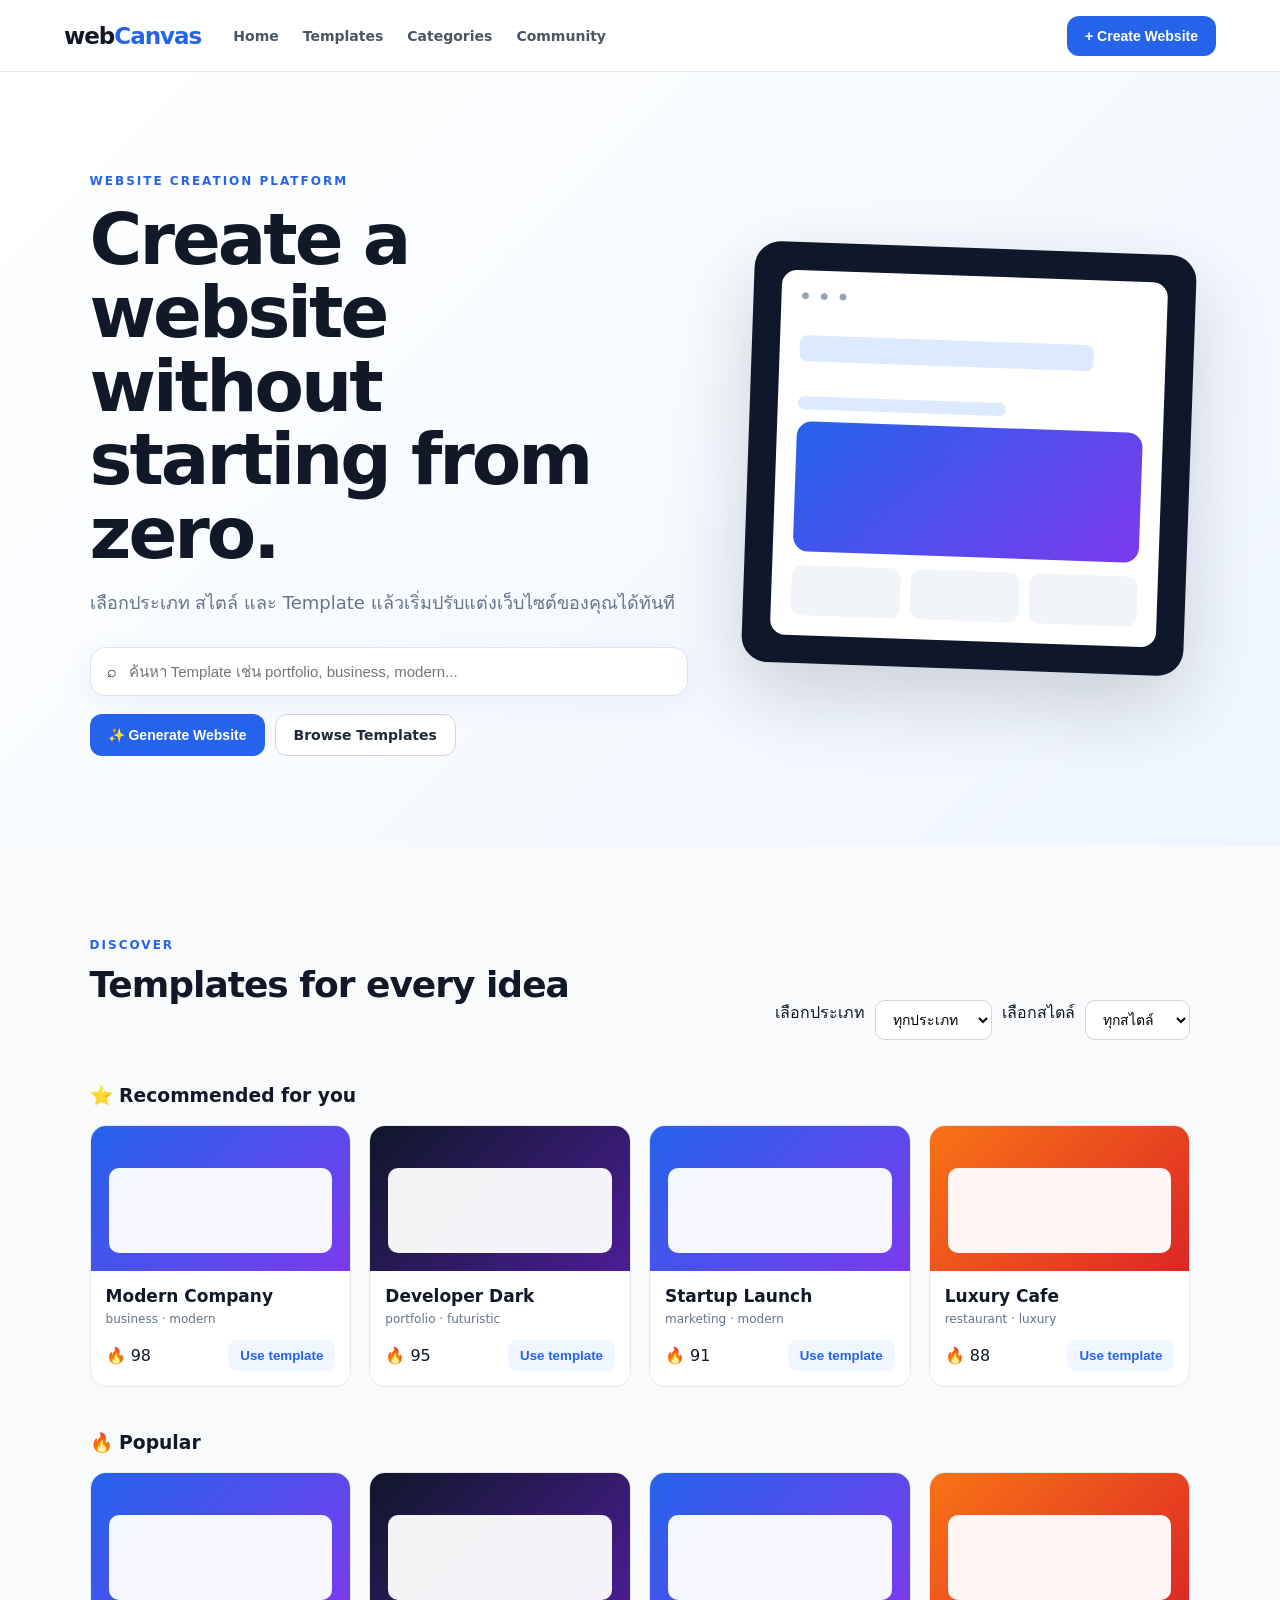
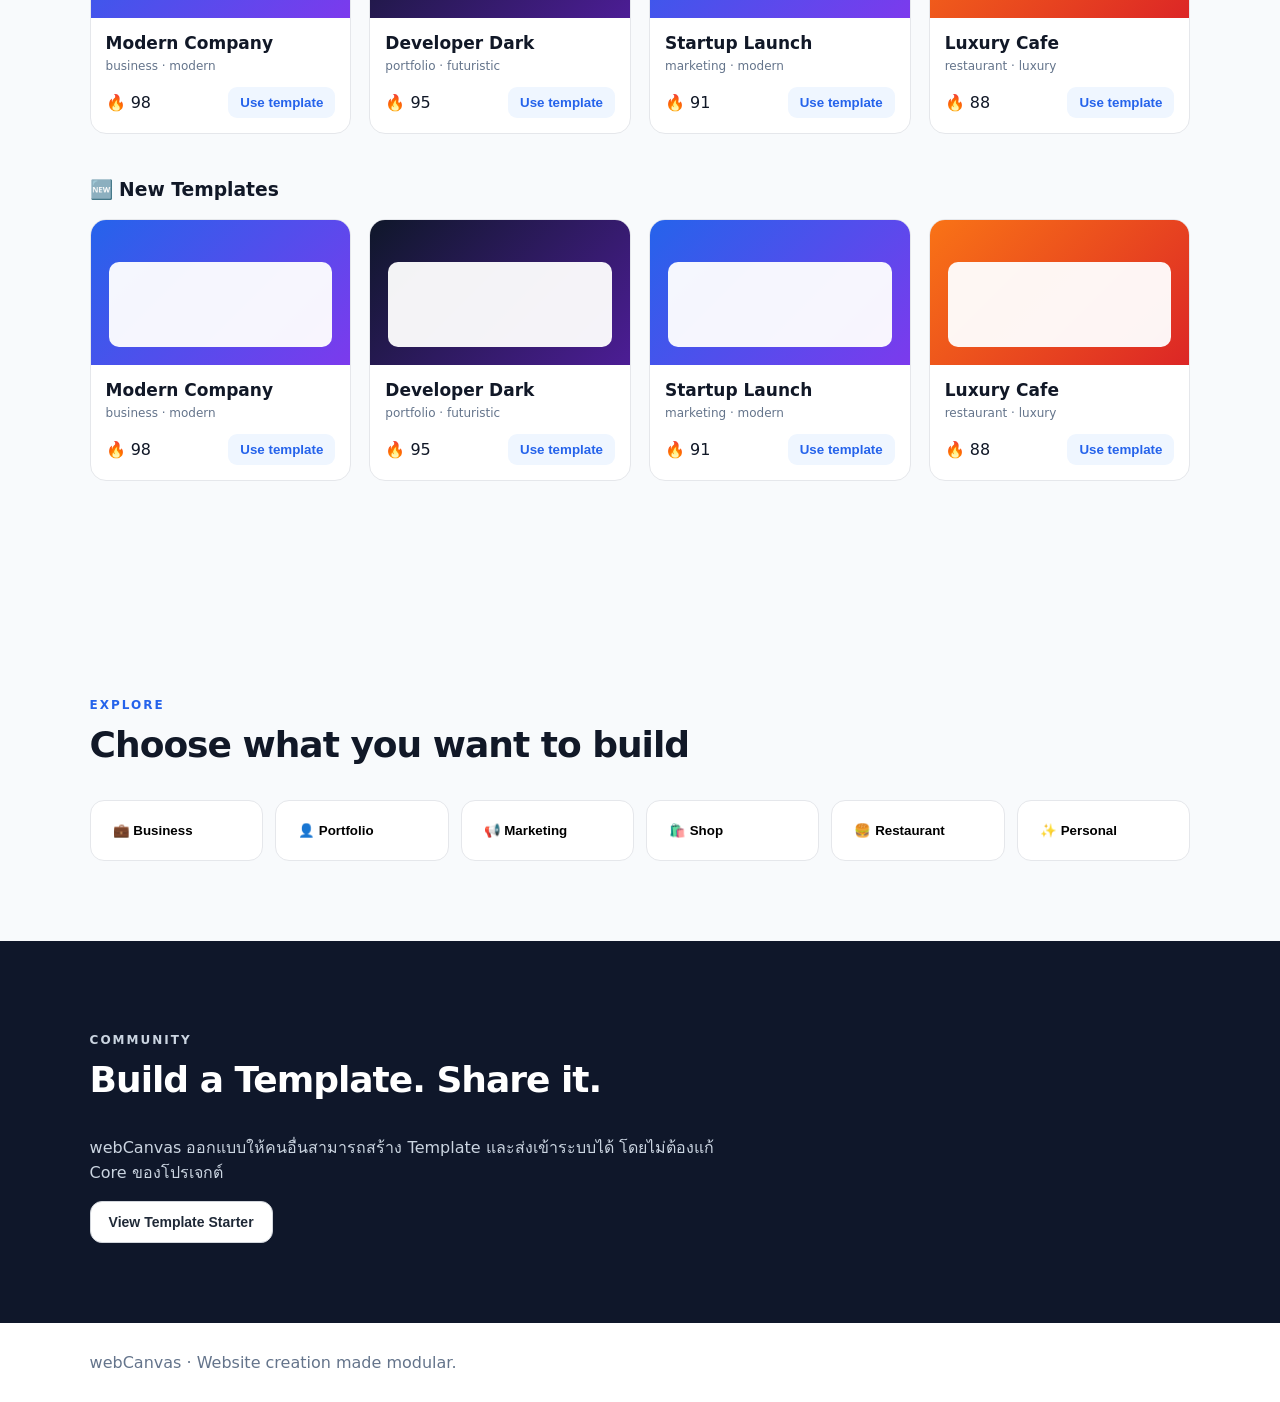
<file: index.html>
<!doctype html>
<html lang="th">
<head>
  <meta charset="UTF-8">
  <meta name="viewport" content="width=device-width, initial-scale=1.0">

  <title>webCanvas — Website Creation Platform</title>

  <meta
    name="description"
    content="webCanvas — สร้างและปรับแต่งเว็บไซต์จาก Template ได้อย่างง่ายดาย"
  >

  <link rel="stylesheet" href="css/main.css">
</head>

<body>

  <!-- =========================
       HEADER
  ========================== -->
  <header class="topbar">

    <a class="brand" href="#home" aria-label="webCanvas Home">
      web<span>Canvas</span>
    </a>

    <nav class="main-nav" aria-label="Main navigation">
      <a href="#home">Home</a>
      <a href="#templates">Templates</a>
      <a href="#categories">Categories</a>
      <a href="#community">Community</a>
    </nav>

    <button
      class="primary"
      id="createBtn"
      type="button"
    >
      + Create Website
    </button>

  </header>


  <!-- =========================
       MAIN
  ========================== -->
  <main>

    <!-- =====================
         HERO
    ====================== -->
    <section
      class="hero"
      id="home"
    >

      <div class="hero-content">

        <p class="eyebrow">
          WEBSITE CREATION PLATFORM
        </p>

        <h1>
          Create a website
          <br>
          without starting from zero.
        </h1>

        <p class="lead">
          เลือกประเภท สไตล์ และ Template
          แล้วเริ่มปรับแต่งเว็บไซต์ของคุณได้ทันที
        </p>


        <!-- SEARCH -->
        <div class="searchbox">

          <span
            class="search-icon"
            aria-hidden="true"
          >
            ⌕
          </span>

          <input
            id="searchInput"
            type="search"
            autocomplete="off"
            placeholder="ค้นหา Template เช่น portfolio, business, modern..."
            aria-label="ค้นหา Template"
          >

        </div>


        <!-- HERO ACTIONS -->
        <div class="hero-actions">

          <button
            class="primary"
            id="generateBtn"
            type="button"
          >
            ✨ Generate Website
          </button>

          <a
            class="secondary"
            href="#templates"
          >
            Browse Templates
          </a>

        </div>

      </div>


      <!-- HERO PREVIEW -->
      <div
        class="hero-card"
        aria-hidden="true"
      >

        <div class="mini-window">

          <div class="dots">
            <span>●</span>
            <span>●</span>
            <span>●</span>
          </div>

          <div class="mini-line wide"></div>

          <div class="mini-line"></div>

          <div class="mini-block"></div>

          <div class="mini-grid">
            <i></i>
            <i></i>
            <i></i>
          </div>

        </div>

      </div>

    </section>


    <!-- =====================
         TEMPLATES
    ====================== -->
    <section
      class="section"
      id="templates"
    >

      <div class="section-head">

        <div>

          <p class="eyebrow">
            DISCOVER
          </p>

          <h2>
            Templates for every idea
          </h2>

        </div>


        <!-- FILTERS -->
        <div class="filters">

          <label class="sr-only" for="categoryFilter">
            เลือกประเภท
          </label>

          <select id="categoryFilter">
            <option value="all">
              ทุกประเภท
            </option>
          </select>


          <label class="sr-only" for="styleFilter">
            เลือกสไตล์
          </label>

          <select id="styleFilter">
            <option value="all">
              ทุกสไตล์
            </option>
          </select>

        </div>

      </div>


      <!-- RECOMMENDED -->
      <div class="subsection">

        <div class="subsection-head">

          <h3>
            ⭐ Recommended for you
          </h3>

        </div>

        <div
          class="template-grid"
          id="recommendedGrid"
        ></div>

      </div>


      <!-- POPULAR -->
      <div class="subsection">

        <div class="subsection-head">

          <h3>
            🔥 Popular
          </h3>

        </div>

        <div
          class="template-grid"
          id="popularGrid"
        ></div>

      </div>


      <!-- NEW -->
      <div class="subsection">

        <div class="subsection-head">

          <h3>
            🆕 New Templates
          </h3>

        </div>

        <div
          class="template-grid"
          id="newGrid"
        ></div>

      </div>

    </section>


    <!-- =====================
         CATEGORIES
    ====================== -->
    <section
      class="section"
      id="categories"
    >

      <p class="eyebrow">
        EXPLORE
      </p>

      <h2>
        Choose what you want to build
      </h2>

      <div
        class="category-grid"
        id="categoryGrid"
      ></div>

    </section>


    <!-- =====================
         COMMUNITY
    ====================== -->
    <section
      class="section community"
      id="community"
    >

      <p class="eyebrow">
        COMMUNITY
      </p>

      <h2>
        Build a Template. Share it.
      </h2>

      <p>
        webCanvas ออกแบบให้คนอื่นสามารถสร้าง Template
        และส่งเข้าระบบได้ โดยไม่ต้องแก้ Core ของโปรเจกต์
      </p>

      <button
        class="secondary"
        id="starterBtn"
        type="button"
      >
        View Template Starter
      </button>

    </section>

  </main>


  <!-- =========================
       FOOTER
  ========================== -->
  <footer>
    <span>webCanvas</span>
    <span>·</span>
    <span>Website creation made modular.</span>
  </footer>


  <!-- =========================
       APP
  ========================== -->
  <script
    type="module"
    src="js/app.js"
  ></script>

</body>
</html>
</file>
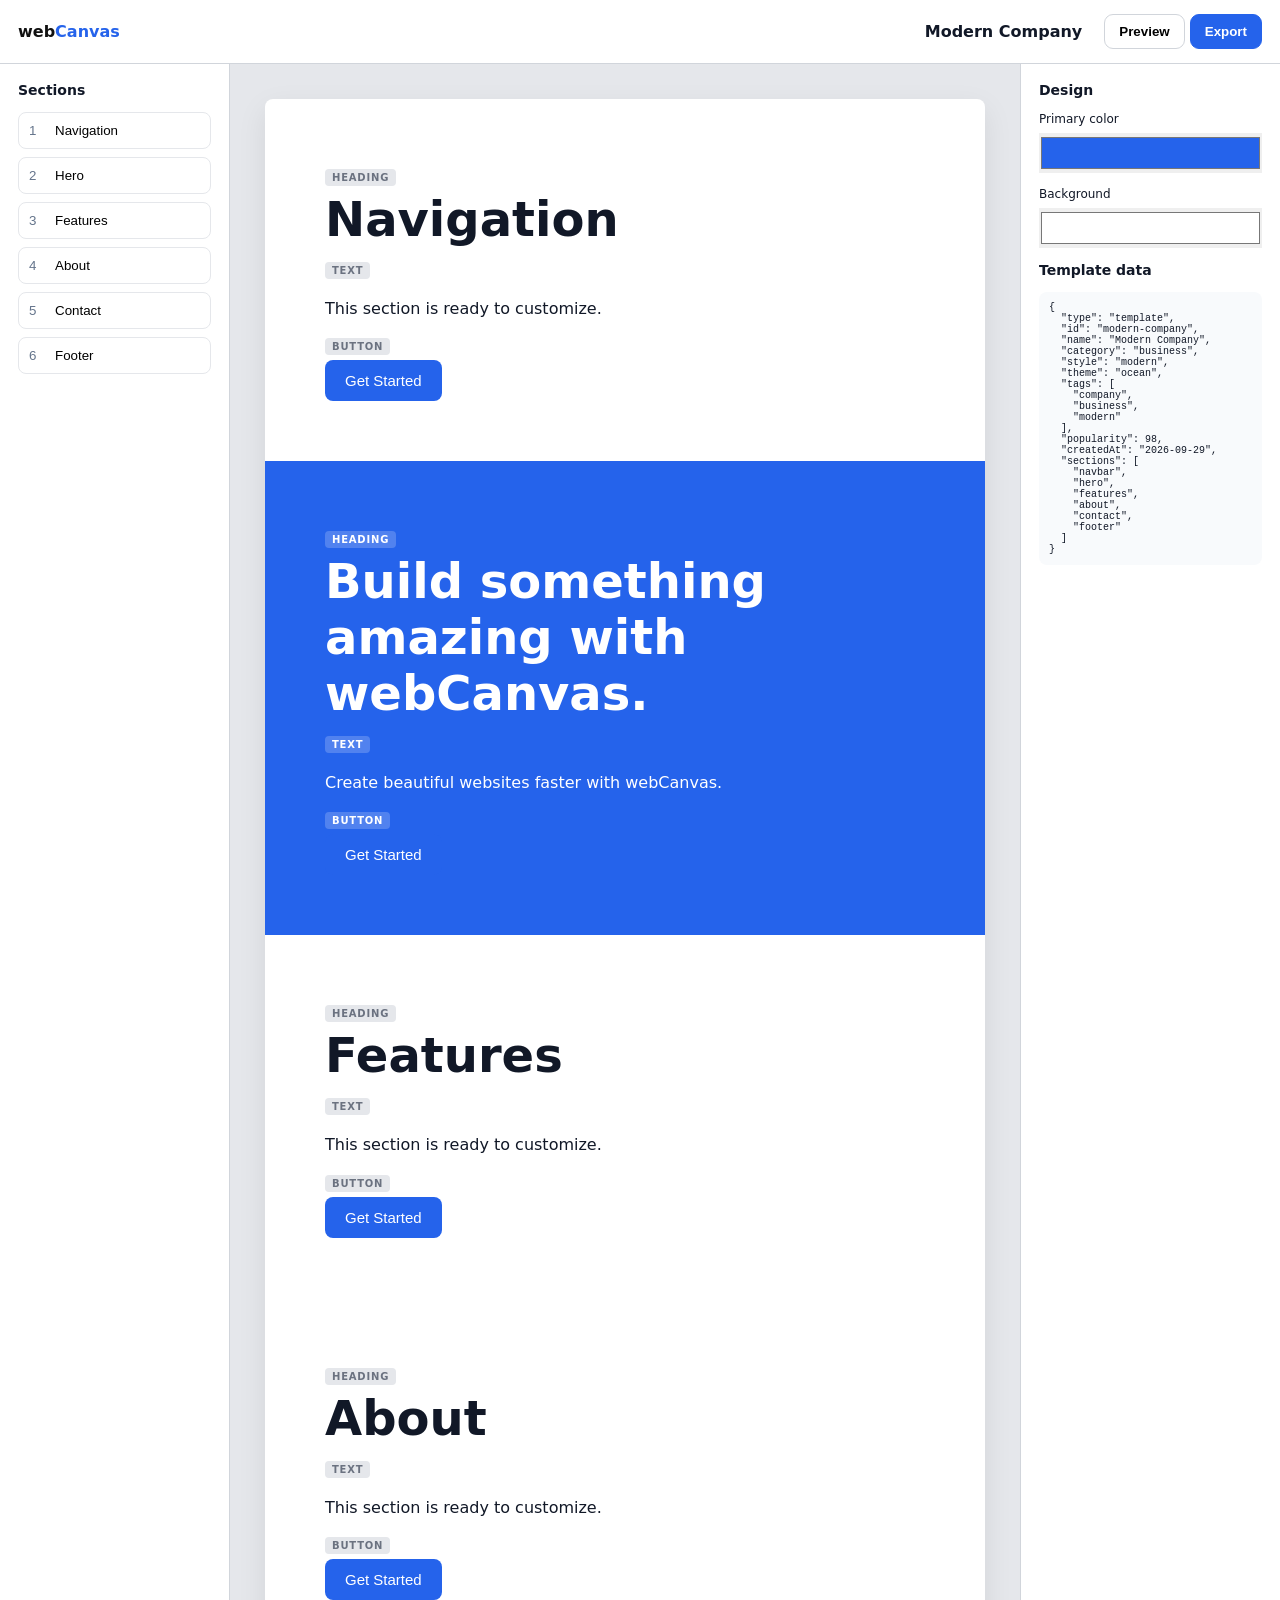
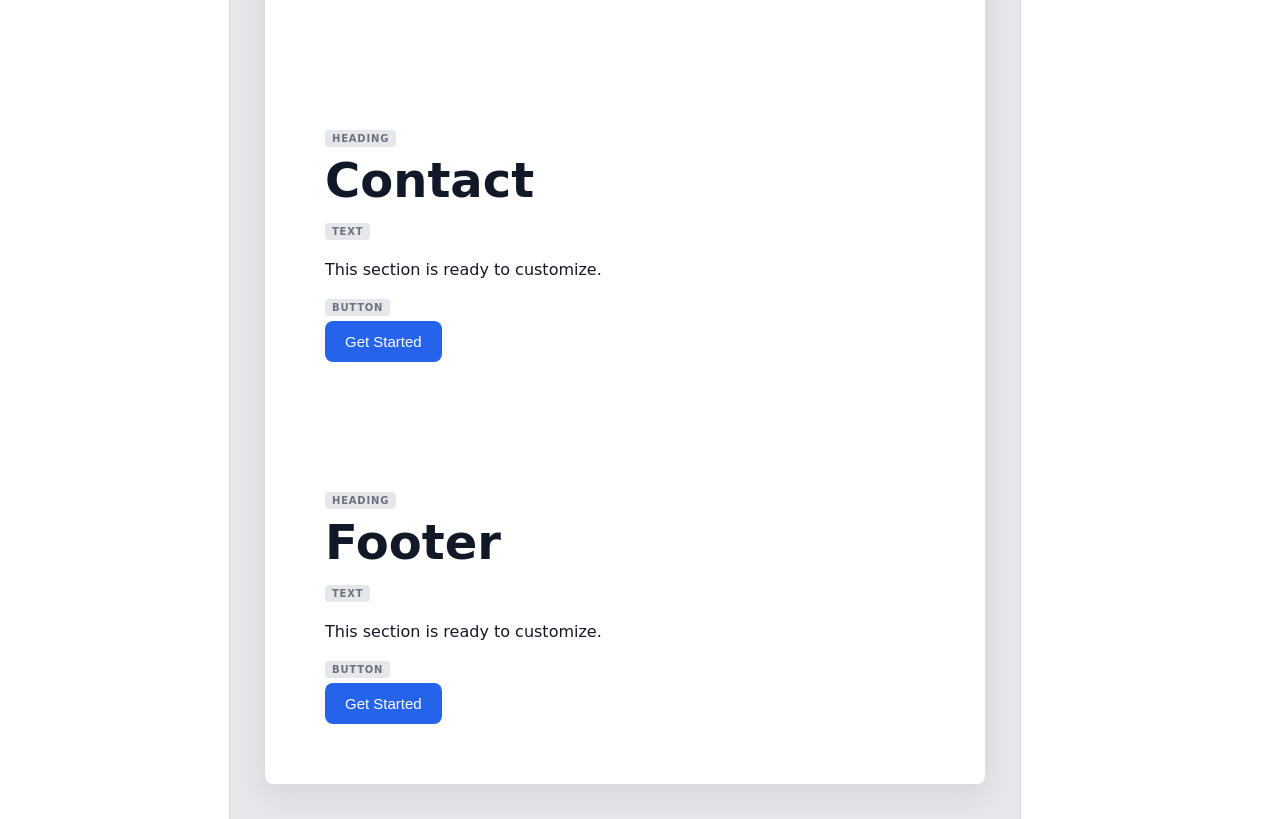
<file: editor.html>
<!doctype html>
<html lang="th">
<head>
  <meta charset="UTF-8">
  <meta name="viewport" content="width=device-width,initial-scale=1">
  <title>webCanvas Editor</title>
  <link rel="stylesheet" href="css/editor.css">
</head>
<body>
  <header class="editor-bar">
    <a class="brand" href="index.html">web<span>Canvas</span></a>
    <strong id="editorTitle">New Website</strong>
    <div>
      <button id="previewBtn">Preview</button>
      <button class="primary" id="exportBtn">Export</button>
    </div>
  </header>
  <div class="editor-layout">
    <aside class="panel">
      <h3>Sections</h3>
      <div id="sectionList"></div>
    </aside>
    <main class="canvas">
      <div id="websiteCanvas"></div>
    </main>
    <aside class="panel right">
      <h3>Design</h3>
      <label>Primary color<input id="primaryColor" type="color" value="#2563eb"></label>
      <label>Background<input id="bgColor" type="color" value="#ffffff"></label>
      <h3>Template data</h3>
      <pre id="templateInfo"></pre>
    </aside>
  </div>
  <script type="module" src="js/editor.js"></script>
</body>
</html>
</file>
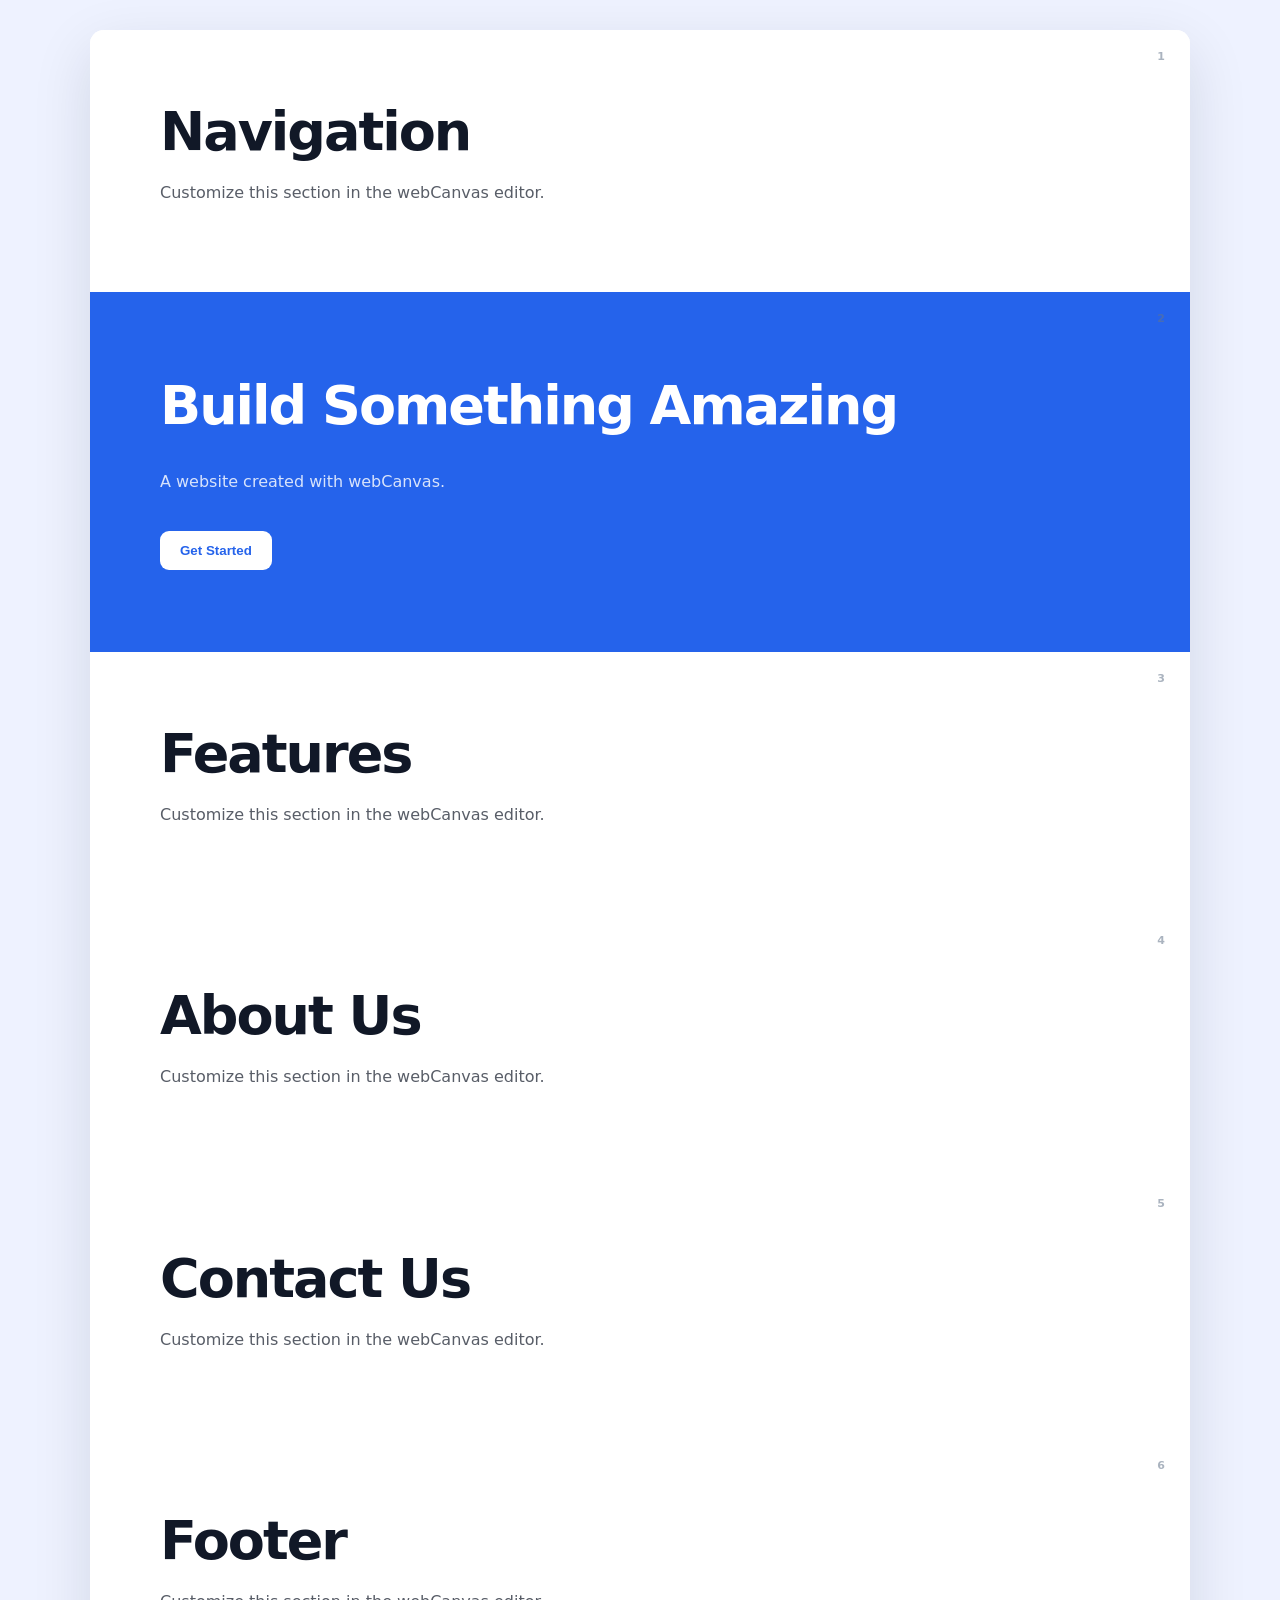
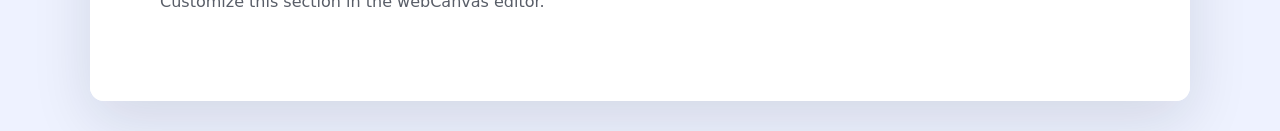
<file: preview.html>
<!doctype html>
<html lang="th">
<head><meta charset="UTF-8"><meta name="viewport" content="width=device-width,initial-scale=1"><title>Preview</title><link rel="stylesheet" href="css/preview.css"></head>
<body><div id="preview"></div><script type="module" src="js/preview.js"></script></body>
</html>
</file>
<file: css/main.css>
* {
  box-sizing: border-box;
}

html {
  scroll-behavior: smooth;
}

body {
  margin: 0;
  font-family:
    Inter,
    system-ui,
    -apple-system,
    BlinkMacSystemFont,
    "Segoe UI",
    sans-serif;
  color: #111827;
  background: #f8fafc;
}

/* =========================
   TOPBAR
========================= */

.topbar {
  height: 72px;
  background: rgba(255,255,255,.94);
  backdrop-filter: blur(16px);
  border-bottom: 1px solid #e5e7eb;

  display: flex;
  align-items: center;

  padding: 0 5%;
  gap: 32px;

  position: sticky;
  top: 0;
  z-index: 100;
}

.brand {
  font-size: 23px;
  font-weight: 800;
  letter-spacing: -1px;
  color: #111827;
  text-decoration: none;
  white-space: nowrap;
}

.brand span {
  color: #2563eb;
}

.topbar nav {
  display: flex;
  gap: 24px;
  flex: 1;
}

.topbar nav a {
  color: #4b5563;
  text-decoration: none;
  font-size: 14px;
  font-weight: 600;
}

.topbar nav a:hover {
  color: #2563eb;
}

/* =========================
   BUTTONS
========================= */

.primary,
.secondary {
  border: 0;
  border-radius: 12px;
  padding: 12px 18px;
  font-weight: 700;
  cursor: pointer;
  font-size: 14px;
}

.primary {
  background: #2563eb;
  color: #fff;
}

.primary:hover {
  background: #1d4ed8;
}

.secondary {
  background: #fff;
  color: #1f2937;
  border: 1px solid #d1d5db;
  text-decoration: none;
  display: inline-block;
}

/* =========================
   HERO
========================= */

.hero {
  min-height: 610px;

  padding:
    90px 7%;

  display: grid;
  grid-template-columns:
    1.15fr .85fr;

  gap: 60px;

  align-items: center;

  background:
    linear-gradient(
      135deg,
      #fff,
      #eff6ff
    );
}

.eyebrow {
  font-size: 12px;
  letter-spacing: 2px;
  font-weight: 800;
  color: #2563eb;
}

.hero h1 {
  font-size:
    clamp(
      42px,
      6vw,
      72px
    );

  line-height: 1.02;
  letter-spacing: -3px;
  margin: 15px 0;
}

.lead {
  font-size: 18px;
  color: #64748b;
  max-width: 650px;
  line-height: 1.7;
}

/* =========================
   SEARCH
========================= */

.searchbox {
  margin:
    28px 0
    18px;

  background: #fff;

  border:
    1px solid
    #dbe3ef;

  border-radius: 15px;

  padding:
    14px 16px;

  display: flex;
  gap: 10px;

  box-shadow:
    0 8px 30px
    rgba(30,58,138,.06);
}

.searchbox input {
  border: 0;
  outline: 0;
  width: 100%;
  font-size: 15px;
}

/* =========================
   HERO ACTIONS
========================= */

.hero-actions {
  display: flex;
  gap: 10px;
  flex-wrap: wrap;
}

/* =========================
   HERO CARD
========================= */

.hero-card {
  background: #0f172a;
  border-radius: 26px;
  padding: 28px;

  box-shadow:
    0 30px 80px
    rgba(15,23,42,.18);

  transform:
    rotate(2deg);
}

.mini-window {
  background: #fff;
  border-radius: 15px;
  padding: 20px;
  min-height: 360px;
}

.dots {
  font-size: 9px;
  letter-spacing: 4px;
  color: #94a3b8;
}

.mini-line {
  height: 13px;
  background: #dbeafe;
  border-radius: 7px;
  width: 60%;
  margin:
    35px 0
    12px;
}

.mini-line.wide {
  width: 85%;
  height: 26px;
}

.mini-block {
  height: 130px;

  background:
    linear-gradient(
      135deg,
      #2563eb,
      #7c3aed
    );

  border-radius: 15px;
}

.mini-grid {
  display: grid;

  grid-template-columns:
    repeat(3,1fr);

  gap: 10px;

  margin-top: 14px;
}

.mini-grid i {
  height: 50px;
  background: #f1f5f9;
  border-radius: 10px;
}

/* =========================
   SECTIONS
========================= */

.section {
  padding: 80px 7%;
  max-width: 1500px;
  margin: auto;
}

.section h2 {
  font-size: 36px;
  letter-spacing: -1px;
  margin:
    8px 0
    35px;
}

.section-head {
  display: flex;
  justify-content: space-between;
  align-items: end;
  gap: 20px;
}

/* =========================
   FILTERS
========================= */

.filters {
  display: flex;
  gap: 10px;
}

.filters select {
  padding: 10px 13px;
  border:
    1px solid
    #d1d5db;

  border-radius: 10px;
  background: #fff;
  font-size: 14px;
}

/* =========================
   SUBSECTION
========================= */

.subsection {
  margin: 45px 0;
}

.subsection h3 {
  margin-bottom: 18px;
}

/* =========================
   TEMPLATE GRID
========================= */

.template-grid {
  display: grid;

  grid-template-columns:
    repeat(
      auto-fit,
      minmax(
        220px,
        1fr
      )
    );

  gap: 18px;
}

/* =========================
   TEMPLATE CARD
========================= */

.template-card {
  background: #fff;

  border:
    1px solid
    #e5e7eb;

  border-radius: 16px;

  overflow: hidden;

  transition:
    transform .2s ease,
    box-shadow .2s ease;
}

.template-card:hover {
  transform:
    translateY(-4px);

  box-shadow:
    0 15px 35px
    rgba(15,23,42,.08);
}

/* =========================
   TEMPLATE THUMB
========================= */

.thumb {
  height: 145px;

  background:
    linear-gradient(
      135deg,
      var(--a),
      var(--b)
    );

  padding: 18px;

  display: flex;
  align-items: end;
}

.thumb-ui {
  background:
    rgba(255,255,255,.95);

  border-radius: 10px;

  width: 100%;
  height: 85px;

  padding: 10px;
}

.thumb-top {
  width: 35%;
  height: 7px;
  background: #cbd5e1;
  border-radius: 5px;
}

.thumb-title {
  width: 70%;
  height: 13px;
  margin-top: 12px;
  background: #94a3b8;
  border-radius: 5px;
}

.thumb-content {
  width: 90%;
  height: 22px;
  margin-top: 8px;
  background: #e2e8f0;
  border-radius: 5px;
}

/* =========================
   CARD BODY
========================= */

.card-body {
  padding: 15px;
}

.card-body h4 {
  margin: 0 0 6px;
  font-size: 17px;
}

.meta {
  font-size: 12px;
  color: #64748b;
}

.card-actions {
  display: flex;
  justify-content: space-between;
  align-items: center;
  gap: 10px;
  margin-top: 14px;
}

.popularity {
  font-size: 12px;
  color: #64748b;
}

.use-btn {
  border: 0;
  background: #eff6ff;
  color: #2563eb;
  border-radius: 9px;
  padding: 8px 12px;
  font-weight: 700;
  cursor: pointer;
}

.use-btn:hover {
  background: #dbeafe;
}

/* =========================
   EMPTY STATE
========================= */

.empty-state {
  grid-column: 1 / -1;

  min-height: 180px;

  border:
    1px dashed
    #cbd5e1;

  border-radius: 16px;

  background: #fff;

  display: flex;
  flex-direction: column;

  align-items: center;
  justify-content: center;

  gap: 6px;

  color: #64748b;

  text-align: center;
}

.empty-state strong {
  color: #111827;
  font-size: 16px;
}

.empty-icon {
  font-size: 28px;
}

/* =========================
   CATEGORIES
========================= */

.category-grid {
  display: grid;

  grid-template-columns:
    repeat(
      auto-fit,
      minmax(
        150px,
        1fr
      )
    );

  gap: 12px;
}

.category {
  background: #fff;

  border:
    1px solid
    #e5e7eb;

  border-radius: 14px;

  padding: 22px;

  font-weight: 700;

  cursor: pointer;

  display: flex;

  align-items: center;

  gap: 10px;

  transition:
    transform .15s ease,
    border-color .15s ease,
    box-shadow .15s ease;
}

.category:hover {
  transform:
    translateY(-2px);

  border-color:
    #93c5fd;

  box-shadow:
    0 10px 25px
    rgba(15,23,42,.06);
}

.category-icon {
  font-size: 22px;
}

/* =========================
   COMMUNITY
========================= */

.community {
  background: #0f172a;
  color: #fff;
  max-width: none;
}

.community p {
  color: #cbd5e1;
  max-width: 650px;
}

/* =========================
   FOOTER
========================= */

footer {
  padding: 30px 7%;
  background: #fff;
  color: #64748b;
}

/* =========================
   MOBILE
========================= */

@media (max-width: 800px) {

  .topbar {
    gap: 12px;
  }

  .topbar nav {
    display: none;
  }

  .topbar .primary {
    margin-left: auto;
  }

  .hero {
    grid-template-columns: 1fr;
    padding-top: 60px;
  }

  .hero-card {
    display: none;
  }

  .section-head {
    align-items: start;
    flex-direction: column;
  }

  .filters {
    width: 100%;
  }

  .filters select {
    flex: 1;
  }

  .hero h1 {
    letter-spacing: -2px;
  }
}
</file>
<file: css/editor.css>
* {
  box-sizing: border-box;
}

html,
body {
  margin: 0;
  width: 100%;
  height: 100%;
}

body {
  font-family:
    Inter,
    system-ui,
    sans-serif;

  background: #e5e7eb;
  color: #111827;
}

/* =========================
   EDITOR BAR
========================= */

.editor-bar {
  height: 64px;

  background: #fff;

  border-bottom:
    1px solid
    #d1d5db;

  display: flex;
  align-items: center;

  gap: 22px;

  padding: 0 18px;

  position: sticky;
  top: 0;

  z-index: 100;
}

.editor-bar .brand {
  margin-right: auto;

  font-weight: 800;

  text-decoration: none;

  color: #111;
}

.editor-bar .brand span {
  color: #2563eb;
}

.editor-bar button {
  border:
    1px solid
    #d1d5db;

  background: #fff;

  padding:
    9px 14px;

  border-radius: 9px;

  cursor: pointer;

  font-weight: 600;
}

.editor-bar .primary {
  background: #2563eb;
  color: #fff;
  border-color: #2563eb;
}

/* =========================
   LAYOUT
========================= */

.editor-layout {
  min-height:
    calc(100vh - 64px);

  display: grid;

  grid-template-columns:
    230px
    minmax(0,1fr)
    260px;
}

/* =========================
   PANELS
========================= */

.panel {
  background: #fff;

  padding: 18px;

  border-right:
    1px solid
    #d1d5db;

  overflow: auto;
}

.panel.right {
  border-left:
    1px solid
    #d1d5db;

  border-right: 0;
}

.panel h3 {
  font-size: 14px;
  margin-top: 0;
}

/* =========================
   CANVAS
========================= */

.canvas {
  padding: 35px;

  overflow: auto;

  min-width: 0;
}

.site {
  max-width: 1000px;

  margin: auto;

  min-height: 700px;

  border-radius: 8px;

  overflow: hidden;

  box-shadow:
    0 10px 30px
    rgba(0,0,0,.08);

  color: var(--site-text,#111827);
}

.site section {
  padding: 60px;
}

.site .hero-section {
  background:
    var(--primary);

  color: #fff;

  min-height: 320px;
}

.site h1 {
  font-size: 48px;

  margin:
    0 0 15px;
}

.site p {
  line-height: 1.7;
}

/* =========================
   SECTION LIST
========================= */

.section-item {
  width: 100%;

  display: flex;

  align-items: center;

  gap: 8px;

  text-align: left;

  padding: 10px;

  border:
    1px solid
    #e5e7eb;

  border-radius: 8px;

  margin-bottom: 8px;

  cursor: pointer;

  background: #fff;
}

.section-item:hover {
  background: #eff6ff;
  border-color: #93c5fd;
}

.section-item span {
  color: #64748b;
  min-width: 18px;
}

/* =========================
   COLOR CONTROLS
========================= */

.panel label {
  display: block;

  font-size: 12px;

  margin:
    14px 0;
}

.panel input[type="color"] {
  display: block;

  margin-top: 7px;

  width: 100%;

  height: 40px;

  border: 0;

  padding: 0;

  cursor: pointer;
}

pre {
  font-size: 10px;

  white-space: pre-wrap;

  word-break: break-word;

  background: #f8fafc;

  padding: 10px;

  border-radius: 8px;
}

/* =========================
   ELEMENTS
========================= */

.wc-section {
  outline:
    2px solid
    transparent;

  outline-offset: -2px;

  transition:
    outline-color .12s ease;
}

.wc-section-content {
  position: relative;
}

.wc-element {
  outline:
    2px solid
    transparent;

  outline-offset: 3px;

  cursor: grab;

  transition:
    outline-color .12s ease,
    box-shadow .12s ease,
    opacity .12s ease;
}

.wc-element:hover {
  outline-color:
    #93c5fd;
}

.wc-element.wc-selected {
  outline:
    2px solid
    #2563eb;

  outline-offset: 3px;
}

.wc-element.wc-dragging {
  opacity: .45;
  cursor: grabbing;
}

.wc-section.wc-selected {
  outline:
    2px solid
    #2563eb;

  outline-offset: -2px;
}

.wc-text[contenteditable="true"] {
  min-height: 1em;
}

/* =========================
   LABELS
========================= */

.wc-element-label {
  width: fit-content;

  margin:
    10px 0
    5px;

  padding:
    3px 7px;

  border-radius: 4px;

  background: #e5e7eb;

  color: #6b7280;

  font-size: 10px;

  font-weight: 700;

  letter-spacing: .08em;
}

.hero-section
.wc-element-label {
  background:
    rgba(255,255,255,.2);

  color: #fff;
}

/* =========================
   BUTTON ELEMENT
========================= */

.wc-button {
  display: inline-block;

  padding:
    12px 20px;

  border: 0;

  border-radius: 8px;

  background:
    var(--primary,#2563eb);

  color: #fff;

  font-size: 15px;

  cursor: grab;
}

/* =========================
   DROP
========================= */

.wc-drop-target {
  outline:
    2px dashed
    #2563eb !important;

  outline-offset: 6px;
}

.wc-drop-end {
  min-height: 20px;

  outline:
    2px dashed
    #93c5fd;

  outline-offset: -4px;
}

/* =========================
   MOBILE
========================= */

@media (max-width: 900px) {

  .editor-layout {
    grid-template-columns:
      180px
      minmax(0,1fr);
  }

  .panel.right {
    display: none;
  }

  .canvas {
    padding: 15px;
  }

  .site section {
    padding: 40px 25px;
  }

  .site h1 {
    font-size: 36px;
  }
}

@media (max-width: 600px) {

  .editor-layout {
    grid-template-columns: 1fr;
  }

  .panel {
    display: none;
  }

  .canvas {
    padding: 10px;
  }

  .editor-bar {
    gap: 8px;
    padding: 0 10px;
  }

  .editor-bar strong {
    font-size: 13px;
  }
}
</file>
<file: css/preview.css>
* {
  box-sizing: border-box;
}

html,
body {
  margin: 0;
  min-height: 100%;
}

body {
  font-family:
    Inter,
    system-ui,
    -apple-system,
    BlinkMacSystemFont,
    "Segoe UI",
    sans-serif;

  background: #eef2ff;

  color:
    var(--text,#111827);
}

/* =========================
   PREVIEW
========================= */

#preview {
  max-width: 1100px;

  margin:
    30px auto;

  background:
    var(--background,#fff);

  min-height: 90vh;

  box-shadow:
    0 20px 60px
    rgba(15,23,42,.12);

  overflow: hidden;

  border-radius: 14px;
}

.preview-site {
  min-height: 90vh;
}

/* =========================
   SECTIONS
========================= */

.preview-section {
  position: relative;

  padding:
    70px;

  min-height: 220px;

  background:
    var(--background,#fff);

  color:
    var(--text,#111827);
}

.preview-section h1 {
  font-size: 54px;

  margin:
    0 0 15px;

  letter-spacing:
    -2px;
}

.preview-section p {
  line-height: 1.7;

  max-width: 700px;

  color:
    color-mix(
      in srgb,
      var(--text,#111827) 70%,
      transparent
    );
}

/* =========================
   HERO
========================= */

.hero-section {
  background:
    var(--primary,#2563eb);

  color: #fff;

  min-height: 360px;

  display: flex;

  flex-direction: column;

  justify-content: center;
}

.hero-section p {
  color:
    rgba(255,255,255,.82);
}

.hero-section button {
  width: fit-content;

  margin-top: 20px;

  padding:
    12px 20px;

  border: 0;

  border-radius: 9px;

  background: #fff;

  color:
    var(--primary,#2563eb);

  font-weight: 700;

  cursor: pointer;
}

/* =========================
   NUMBER
========================= */

.section-number {
  position: absolute;

  top: 20px;
  right: 25px;

  font-size: 11px;

  font-weight: 700;

  color:
    rgba(100,116,139,.55);
}

/* =========================
   ERROR
========================= */

.preview-error {
  min-height: 70vh;

  display: flex;

  flex-direction: column;

  align-items: center;

  justify-content: center;

  text-align: center;

  padding: 30px;
}

.preview-error h1 {
  margin-bottom: 5px;
}

.preview-error a {
  margin-top: 15px;

  color: #2563eb;

  text-decoration: none;

  font-weight: 700;
}

/* =========================
   MOBILE
========================= */

@media (max-width: 700px) {

  #preview {
    margin: 0;

    min-height: 100vh;

    border-radius: 0;
  }

  .preview-section {
    padding:
      50px 25px;
  }

  .preview-section h1 {
    font-size: 38px;

    letter-spacing:
      -1px;
  }
}
</file>
